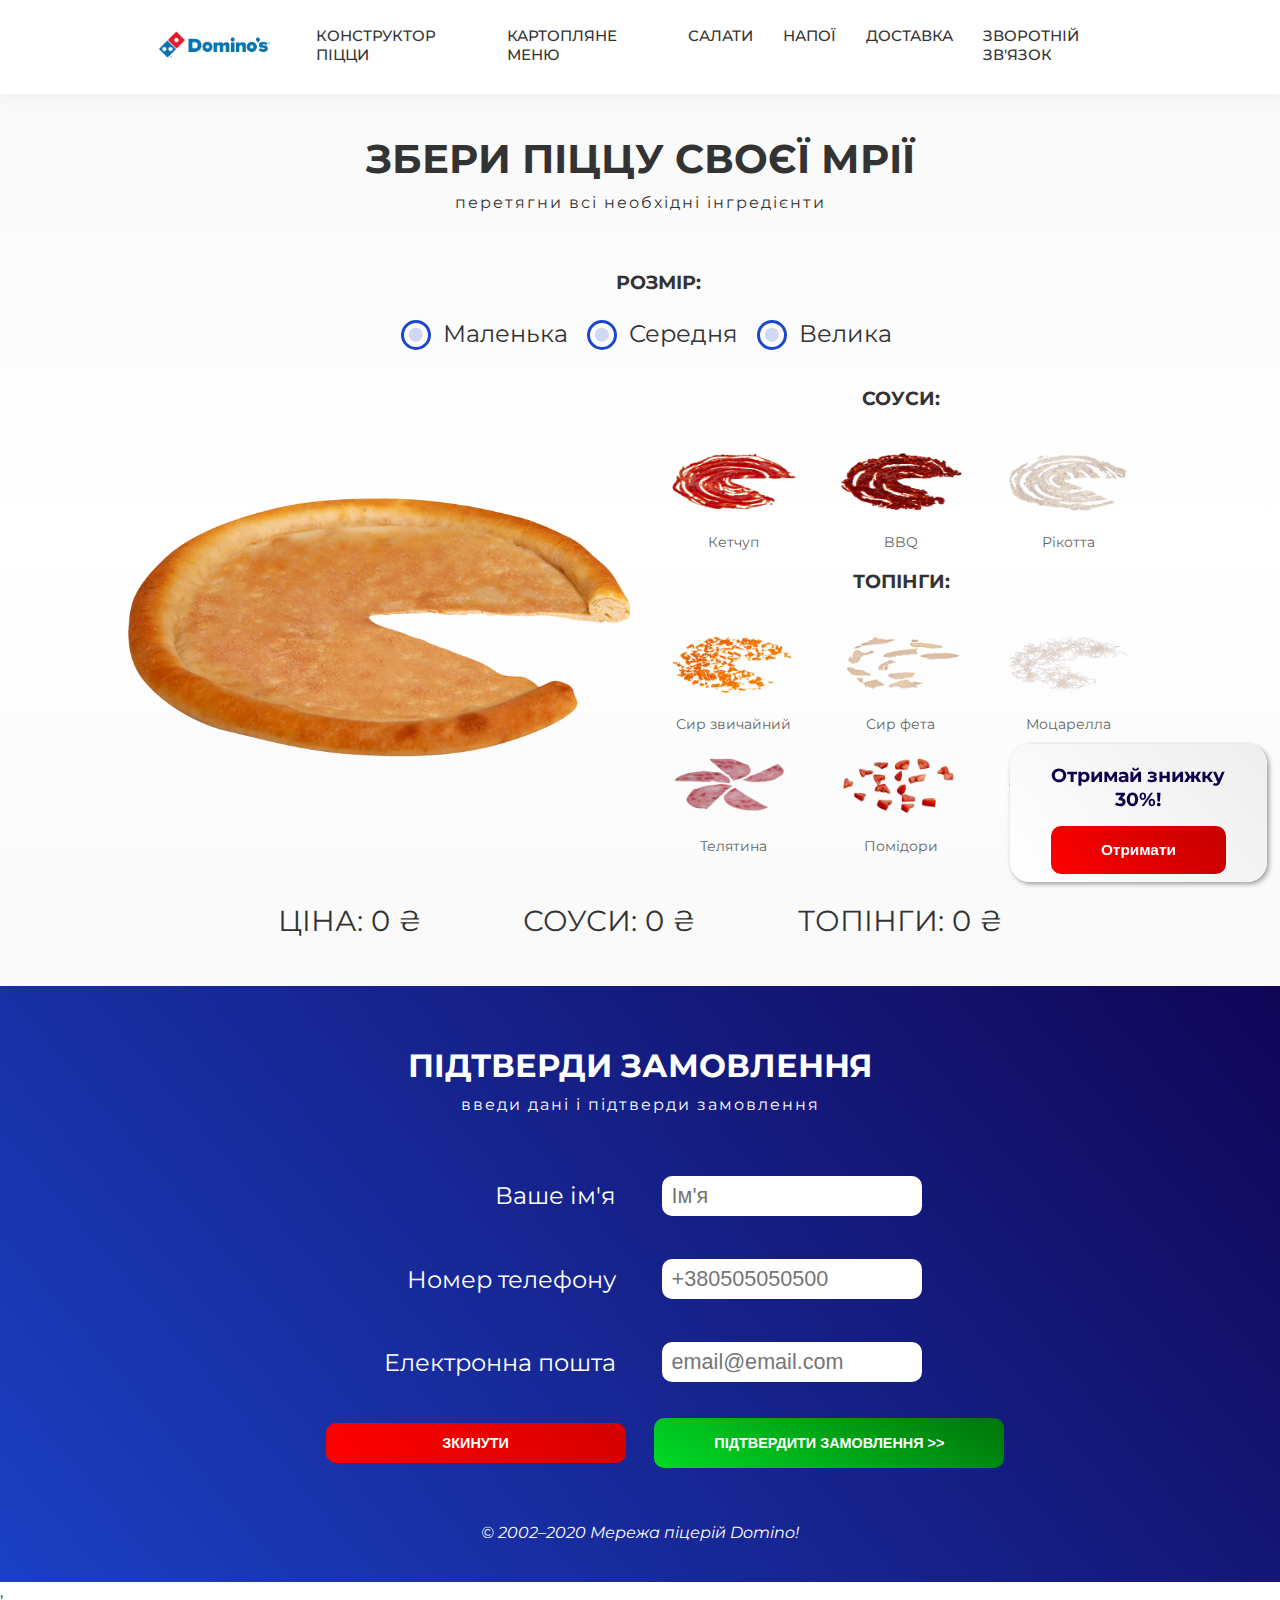
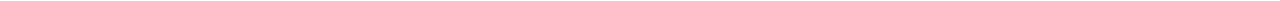
<file: pattern pizza/index.html>
<!DOCTYPE html>
<html lang="ua">
  <head>
    <meta charset="UTF-8" />
    <meta name="viewport" content="width=device-width, initial-scale=1.0" />
    <meta http-equiv="X-UA-Compatible" content="ie=edge" />
    <title>Піцерія Domino's Pizza</title>
    <link rel="stylesheet" href="./Styles/styles.css" />
    <link href="https://fonts.googleapis.com/css?family=Montserrat&display=swap" rel="stylesheet" />
  </head>

  <body>
    <header>
      <div class="wrapper">
        <a href="index.html"><img id="logo" src="images/Carlo.png" alt="Логотип Папа Карло" /></a>
        <nav>
          <ul>
            <li>Конструктор піцци</li>
            <li>Картопляне меню</li>
            <li>Салати</li>
            <li>Напої</li>
            <li>Доставка</li>
            <li>Зворотній зв'язок</li>
          </ul>
        </nav>
      </div>
    </header>
    <main>
      <h1>Збери піццу своєї мрії</h1>
      <sub>перетягни всi необхiднi iнгредiєнти</sub>
      <div id="banner">Отримай знижку 30%!<br /><button>Отримати</button></div>
      <h3>Розмiр:</h3>
      <form id="pizza" action="">
        <label class="radio"
          ><input type="radio" class="radioIn" id="small" name="size" value="20" /><span
            class="fakeRadio"
          ></span
          ><span>Маленька</span></label
        >
        <label class="radio"
          ><input type="radio" class="radioIn" id="mid" name="size" value="30" /><span
            class="fakeRadio"
          ></span
          ><span>Середня</span></label
        >
        <label class="radio"
          ><input type="radio" class="radioIn" id="big" name="size" value="40" /><span
            class="fakeRadio"
          ></span
          ><span>Велика</span></label
        >
      </form>
      <div class="table-wrapper">
        <div class="table">
          <img
            id="pizza"
            src="images/klassicheskij-bortik_1556622914630.png"
            alt="Корж класичний"
          />
        </div>
        <div class="ingridients">
          <h3>Соуси:</h3>
          <div>
            <img
              draggable="true"
              class="draggable"
              id="sauceClassic"
              src="images/sous-klassicheskij_1557758736353.png"
              data-saucePrice="15"
              alt=""
            />
            <span>Кетчуп</span>
          </div>
          <div>
            <img
              draggable="true"
              class="draggable"
              id="sauceBBQ"
              src="images/sous-bbq_155679418013.png"
              data-saucePrice="25"
              alt=""
            />
            <span>BBQ</span>
          </div>
          <div>
            <img
              draggable="true"
              class="draggable"
              id="sauceRikotta"
              src="images/sous-rikotta_1556623391103.png"
              data-saucePrice="30"
              alt=""
            />
            <span>Рiкотта</span>
          </div>
          <h3>Топінги:</h3>
          <div>
            <img
              draggable="true"
              class="draggable"
              id="moc1"
              src="images/mocarela_1556623220308.png"
              data-price="10"
              alt=""
            />
            <span>Сир звичайний</span>
          </div>
          <div>
            <img
              draggable="true"
              class="draggable"
              id="moc2"
              src="images/mocarela_1556785182818.png"
              data-price="20"
              alt=""
            />
            <span>Сир фета</span>
          </div>
          <div>
            <img
              draggable="true"
              class="draggable"
              id="moc3"
              src="images/mocarela_1556785198489.png"
              data-price="15"
              alt=""
            />
            <span>Моцарелла</span>
          </div>
          <div>
            <img
              draggable="true"
              class="draggable"
              id="telya"
              src="images/telyatina_1556624025747.png"
              data-price="30"
              alt=""
            />
            <span>Телятина</span>
          </div>
          <div>
            <img
              draggable="true"
              class="draggable"
              id="vetch1"
              src="images/vetchina.png"
              data-price="10"
              alt=""
            />
            <span>Помiдори</span>
          </div>
          <div>
            <img
              draggable="true"
              class="draggable"
              id="vetch2"
              src="images/vetchina_1556623556129.png"
              data-price="25"
              alt=""
            />
            <span>Гриби</span>
          </div>
        </div>
      </div>
      <div class="result">
        <div class="price"><p>Цiна: 0 ₴</p></div>
        <div class="sauces"><p>Соуси: 0 ₴</p></div>
        <div class="topings"><p>Топiнги: 0 ₴</p></div>
      </div>
    </main>
    <footer>
      <h2>Пiдтверди замовлення</h2>
      <sub>введи данi i пiдтверди замовлення</sub>
      <form name="info" method="POST" action="./php/mail.php">
        <div class="grid">
          <label for="name">Ваше ім'я</label>
          <input id="name" placeholder="Iм'я" name="name" type="text" />
          <label for="phone">Номер телефону</label>
          <input id="phone" placeholder="+380505050500" name="phone" type="tel" />
          <label for="email">Електронна пошта</label>
          <input id="email" placeholder="email@email.com" name="email" type="email" />
          <input id="cancel" class="button" name="cancel" type="reset" value="Зкинути" />
          <input
            id="sendOrder"
            class="button"
            name="btnSubmit"
            type="button"
            value="Підтвердити замовлення >>"
          />
        </div>
      </form>
      <address>© 2002–2020 Мережа піцерій Domino!</address>
    </footer>
    ,
    <script src="./js/index.js"></script>
  </body>
</html>
</file>
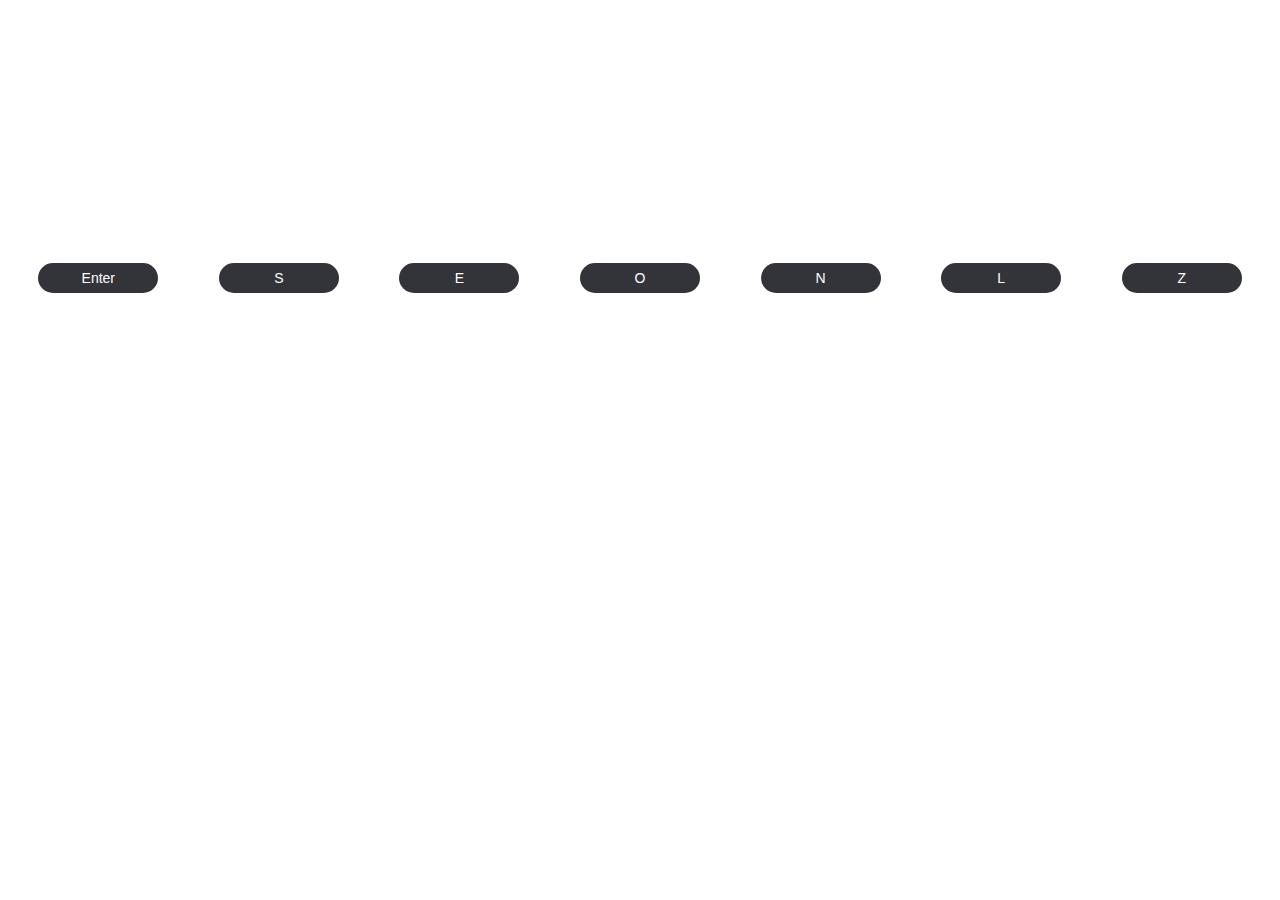
<file: keyboardEvents/ketboardevents.html>
<!DOCTYPE html>
<html lang="en">
  <head>
    <meta charset="UTF-8" />
    <meta name="viewport" content="width=device-width, initial-scale=1.0" />
    <meta http-equiv="X-UA-Compatible" content="ie=edge" />
    <link rel="stylesheet" href="./styles/styles.css" />
    <title>Homework-buttons</title>
  </head>
  <body>
    <div id="div" class="btn-wrapper">
      <button class="btn key-Enter">Enter</button>
      <button class="btn key-s">S</button>
      <button class="btn key-e">E</button>
      <button class="btn key-o">O</button>
      <button class="btn key-n">N</button>
      <button class="btn key-l">L</button>
      <button class="btn key-z">Z</button>
    </div>
    <script src="./code/index.js"></script>
  </body>
</html>
</file>
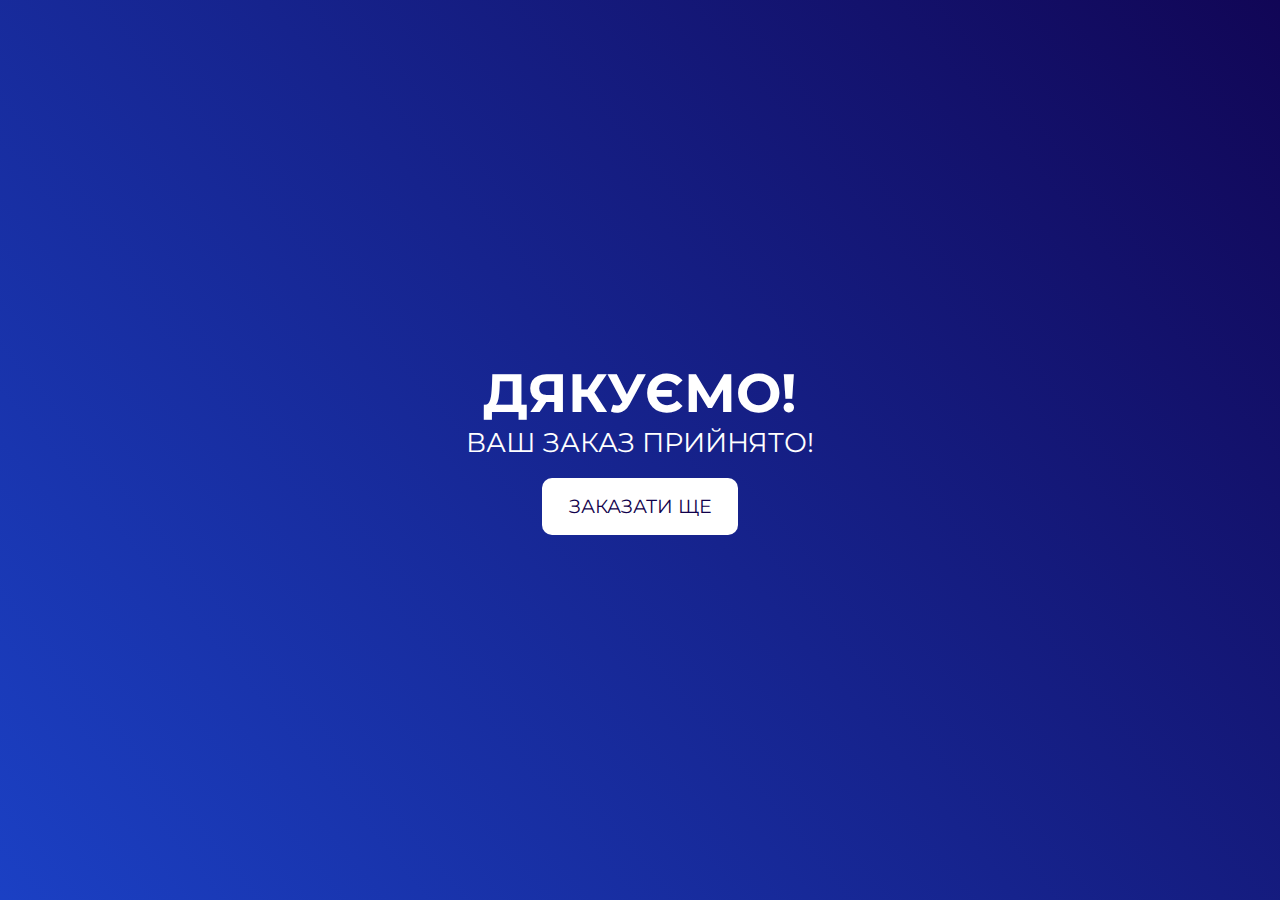
<file: pattern pizza/thank-you.html>
<!DOCTYPE html>
<html lang="ua">
  <head>
    <meta charset="utf-8">
    <meta http-equiv="X-UA-Compatible" content="IE=edge">
    <meta name="viewport" content="width=device-width, initial-scale=1">
    <meta name="description" content="">
    <meta name="author" content="">
    <title>Дякуємо! Ваш заказ прийнято!</title>
    <link rel="stylesheet" href="./Styles/thank-you.css">    
    <link href="https://fonts.googleapis.com/css?family=Montserrat&display=swap" rel="stylesheet">
  </head>
  <body>
    <div class="container">
      <h1>Дякуємо!</h1>
      <p>Ваш заказ прийнято!</p>
      <a href="./index.html">Заказати ще</a>
    </div>
  </body>
</html>
</file>
<file: pattern pizza/Styles/styles.css>
* {
  margin: 0;
  padding: 0;
}

:root {
  --main: #1c46cf;
  --sub: #00db25;
  --dark: #10004b;
}

header {
  background-color: white;
  display: flex;
  width: 100%;
}

body {
  font-family: 'Montserrat', sans-serif;
  color: #333;
}

#logo {
  height: 30px;
  margin: 30px;
}

.wrapper {
  display: flex;
  width: inherit;
  padding: 0 10%;
  box-shadow: 1px 1px 15px 0 #eee;
}

ul {
  margin: 0;
  display: inherit;
  justify-content: flex-end;
}

li {
  font-size: 0.95em;
  list-style: none;
  font-weight: 500;
  display: inline;
  padding: 0 15px;
}

li:hover {
  color: var(--main);
  cursor: pointer;
}

nav {
  display: inherit;
  text-transform: uppercase;
  width: 100%;
  height: 90px;
  justify-content: flex-end;
  align-items: center;
}

main {
  background: linear-gradient(180deg, #f9f9f9, #fff, #f9f9f9);
  padding: 0 10%;
}

#banner {
  position: fixed;
  height: 100px;
  width: 200px;
  bottom: 2%;
  right: 1%;
  background: linear-gradient(50deg, white, #eee);
  box-shadow: 2px 2px 5px #999;
  padding: 1em 1.5em;
  color: var(--dark);
  border-radius: 20px;
  text-align: center;
  font-size: 1.2em;
  font-weight: bold;
  z-index: 3;
  animation: padd 0.5s ease infinite;
}

@keyframes padd {
  50% {
    padding: 1.2em 1.7em;
    margin: 0 -0.2em -0.2em 0;
  }
}

#banner button {
  background: linear-gradient(50deg, red, #c40000);
  padding: 15px 50px;
  margin-top: 15px;
  border: none;
  border-radius: 10px;
  font-size: 0.8em;
  font-weight: bold;
  color: white;
}

h1 {
  text-transform: uppercase;
  text-align: center;
  padding: 40px 0 0;
  font-size: 2.5em;
}

h3 {
  width: 100%;
  text-align: center;
  margin: 1em;
  text-transform: uppercase;
}

sub {
  display: block;
  font-size: 1em;
  letter-spacing: 2px;
  text-align: center;
  padding: 10px 0 40px;
}

.table-wrapper {
  display: flex;
  flex-direction: row;
  justify-content: space-around;
}

form {
  text-align: center;
  font-size: 1.5em;
  margin-bottom: 20px;
}

input[type='radio'],
input[type='checkbox'] {
  opacity: 0;
}

.fakeRadio {
  display: inline-block;
  border: 3px var(--main) solid;
  border-radius: 50%;
  height: 1em;
  width: 1em;
  position: relative;
  margin-right: 0.5em;
  top: 0.3em;
}

.fakeRadio::before {
  content: '';
  position: absolute;
  display: block;
  height: 0.6em;
  width: 0.6em;
  background-color: var(--main);
  border-radius: 50%;
  top: 50%;
  left: 50%;
  transform: translate(-50%, -50%);
  opacity: 0.2;
  transition: ease-in-out 0.3s;
}

.radioIn:checked + .fakeRadio::before {
  opacity: 1;
}

.table,
.ingridients {
  width: 50%;
  display: flex;
  flex-wrap: wrap;
  justify-content: space-around;
  align-items: center;
}

.table {
  position: relative;
  margin-right: 20px;
}

.hovered {
  background: #f9f9f9;
  border: 2px dashed var(--main);
  border-radius: 10px;
}

.table > img {
  display: inline-block;
  position: absolute;
  left: 0;
  top: 0;
  right: 0;
  bottom: 0;
  margin: auto;
}

.ingridients span {
  font-size: 0.9em;
  color: #666;
}

.result {
  display: flex;
  flex-direction: row;
  flex-wrap: nowrap;
  justify-content: space-evenly;
  padding: 3em;
}

p {
  font-size: 1.8em;
  text-transform: uppercase;
}

.table-wrapper div img {
  width: 100%;
}

.ingridients div {
  display: inline-block;
  width: 30%;
}

.ingridients div img {
  height: 100px;
}

.ingridients span {
  display: block;
  text-align: center;
}

footer {
  background: linear-gradient(50deg, var(--main) -10%, var(--dark) 110%);
  padding: 60px 10% 40px;
}

footer label {
  color: #fff;
}

footer input {
  padding: 10px;
  height: 20px;
  width: 240px;
  margin: 1em;
  border-radius: 10px;
  border: none;
  font-size: 0.9em;
}

.success {
  border: 2px green solid;
}

.error {
  border: 2px red solid;
}

.button {
  padding: 0;
  height: 40px;
  width: 300px;
  font-size: 0.6em;
  background: linear-gradient(50deg, red, #d60000);
  color: white;
  border: none;
  text-transform: uppercase;
  font-weight: 600;
  border-radius: 10px;
}

.button:last-child {
  background: linear-gradient(30deg, var(--sub), #00740a);
  height: 50px;
  width: 350px;
}

address {
  text-align: center;
  margin-top: 40px;
  color: white;
}

.x {
  margin-left: 8px;
  padding: 2px 7px;
  border: none;
  background-color: red;
  font-weight: 900;
  font-size: 1.1em;
  color: white;
  border-radius: 50%;
  box-shadow: 1px 1px 3px 0 #aaa;
}

p.element {
  text-transform: none;
  display: inline-block;
  font-size: 1.2em;
}

.div {
  margin: 1em;
}

footer > h2,
footer > sub {
  color: white;
  text-align: center;
}

footer > h2 {
  text-transform: uppercase;
  font-size: 2em;
}

.grid {
  display: grid;
  grid-template-columns: 1fr 1fr;
  align-items: center;
}

footer > form > div > label,
input[name='cancel'] {
  justify-self: right;
  margin: 1em;
}

footer > form > div > p {
  grid-column: 2/3;
  justify-self: left;
  padding-left: 1.2em;
  font-size: 0.8em;
  margin-top: -12px;
  text-transform: none;
  color: red;
}

@media screen and (max-width: 600px) {
  nav,
  #banner {
    display: none;
  }

  .wrapper {
    display: block;
    text-align: center;
  }

  .table-wrapper {
    display: block;
    text-align: center;
    margin-top: 80px;
  }

  .ingridients,
  .table {
    width: 100%;
  }

  .table {
    margin: 100px 0;
  }

  label {
    display: block;
  }

  .grid {
    grid-template-columns: 100%;
  }

  .grid > input,
  input.button {
    width: 90%;
    margin: 10px 0;
    padding: 5%;
  }

  footer > form > div > label,
  input[name='cancel'],
  footer > form > div > p {
    justify-self: center;
    margin: 10px 0;
  }

  footer > form > div > input[name='btnSubmit'] {
    width: 100% !important;
  }

  .result {
    display: block;
    padding: 30px 0 0;
    text-align: center;
  }
}
</file>
<file: keyboardEvents/styles/styles.css>
.btn-wrapper {
  height: 60vh;
  display: flex;
  align-items: center;
  justify-content: space-around;
}
.btn {
  border: none;
  border-radius: 20px;
  min-width: 120px;
  padding: 7px;
  color: #fff;
  font-size: 14px;
  background-color: #33333a;
  cursor: pointer;
}
.active {
  background-color: blue;
}
.btn:focus {
  outline: none;
}
</file>
<file: pattern pizza/Styles/thank-you.css>
* {
    margin: 0;
    padding: 0;
}

:root {
    --main: #1c46cf;
    --sub: #00db25;
    --dark: #10004b;
}

body {
    background: linear-gradient(50deg, var(--main) -10%, var(--dark) 110%);
    font-size: 3vh;
    height: 100vh;
}

.container {
    text-align: center;
    padding-top: 40vh;
    color: white;
    text-transform: uppercase;
    font-family: Montserrat, sans-serif;
}

a {
    display: inline-block;
    padding: 0.9em 1.4em;
    margin: 1em;
    font-size: 0.7em;
    background: white;
    color: var(--dark);
    text-transform: uppercase;
    border-radius: 10px;
    text-decoration: none;
}
</file>
